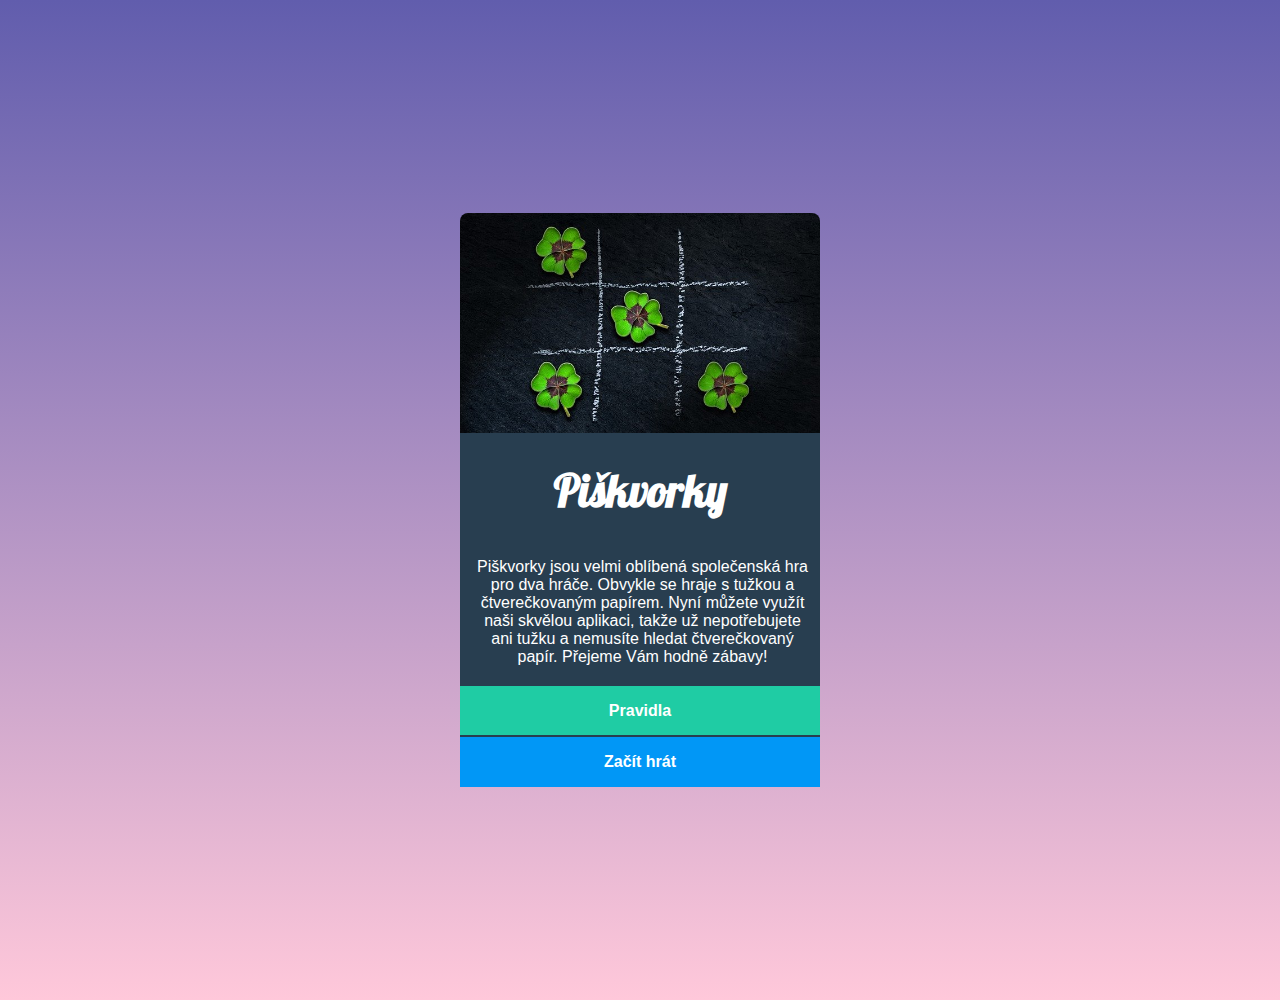
<file: index.html>
<!DOCTYPE html>
<html lang="en">
  <head>
    <meta charset="UTF-8" />
    <meta http-equiv="X-UA-Compatible" content="IE=edge" />
    <meta name="viewport" content="width=device-width, initial-scale=1.0" />
    <title>Piskvorky</title>

    <link rel="preconnect" href="https://fonts.gstatic.com" />
    <link
      href="https://fonts.googleapis.com/css2?family=Lobster&display=swap"
      rel="stylesheet"
    />
    <link rel="stylesheet" href="style.css" />
  </head>

  <body>
    <div class="uvodniStrana">
      <!-- hlavička stránky s obrazkem čtyřlístku -->

      <img class="uvodni-obr" src="uvodni.jpg" alt="obrazek se ctyrlistky" />

      <!-- Hlavní nadpis a povídání o piškvorkách-->
      <div class="txt">
        <h1>Piškvorky</h1>
        <p>
          Piškvorky jsou velmi oblíbená společenská hra pro dva hráče. Obvykle
          se hraje s tužkou a čtverečkovaným papírem. Nyní můžete využít naši
          skvělou aplikaci, takže už nepotřebujete ani tužku a nemusíte hledat
          čtverečkovaný papír. Přejeme Vám hodně zábavy!
        </p>
      </div>

      <div class="butto">
        <!-- tlačítko pravidla -->
        <a class="butto btn1" href="pravidla.html">Pravidla</a>
      </div>

      <div class="butto">
        <!-- tlačítko začít hrát -->
        <a class="butto btn2" href="hra.html">Začít hrát</a>
      </div>
    </div>
  </body>
</html>
</file>
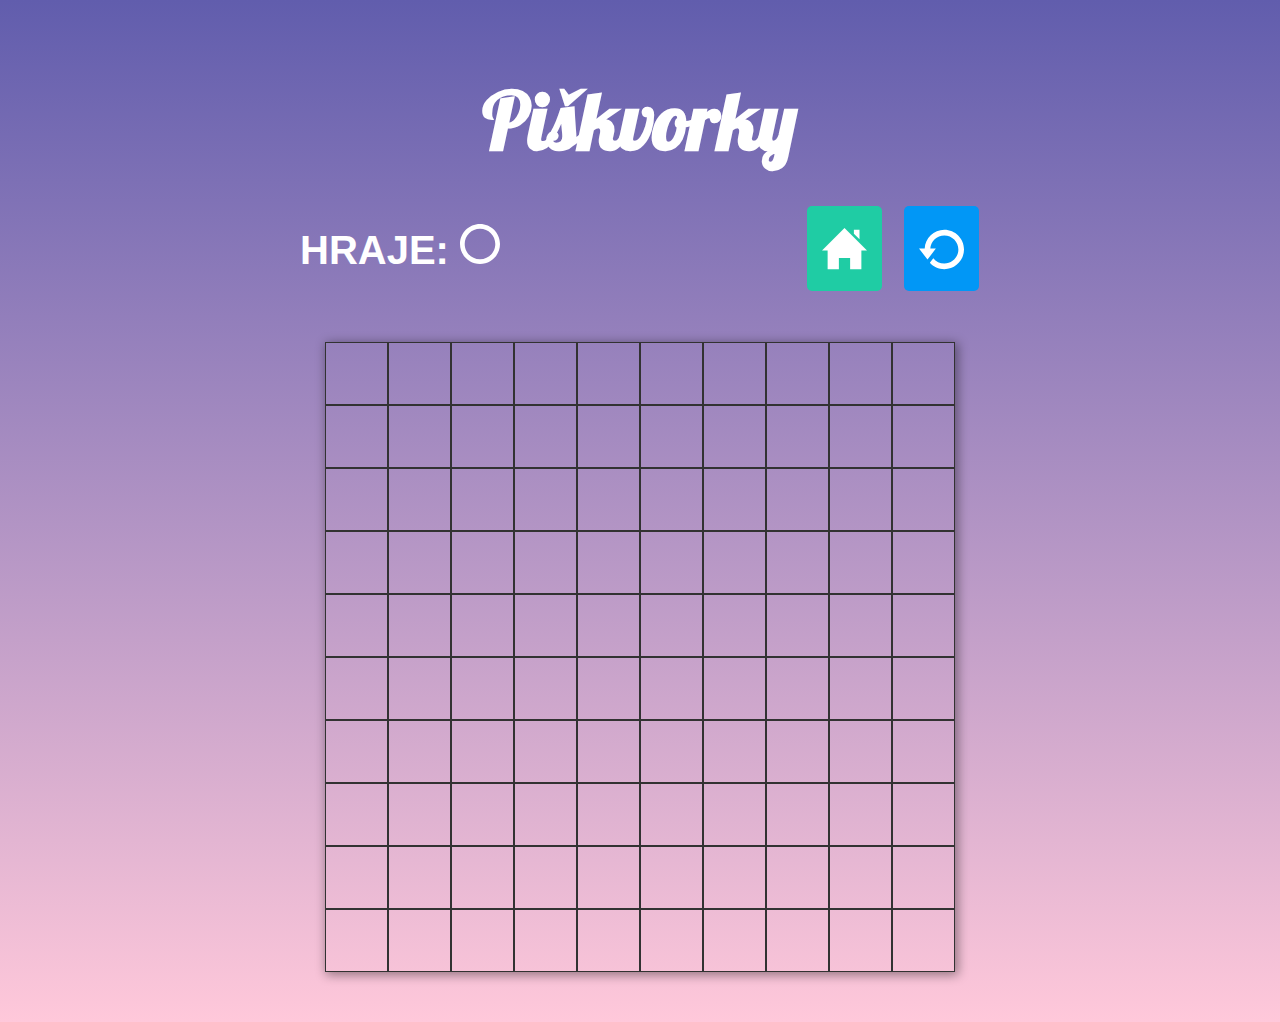
<file: hra.html>
<!DOCTYPE html>
<html lang="en">
  <head>
    <meta charset="UTF-8" />
    <meta http-equiv="X-UA-Compatible" content="IE=edge" />
    <meta name="viewport" content="width=device-width, initial-scale=1.0" />
    <title>hra</title>

    <link rel="preconnect" href="https://fonts.gstatic.com" />
    <link
      href="https://fonts.googleapis.com/css2?family=Lobster&display=swap"
      rel="stylesheet"
    />

    <link rel="stylesheet" href="style.css" />
  </head>
  <body>
    <div class="herniPlan">
      <div class="game">
        <div class="panel">
          <div class="nadpis">Piškvorky</div>
          <span class="slovo"
            >HRAJE:
            <img class="kolo" src="circle.svg" alt="kolečko" />
          </span>

          <div class="motivy">
            <div class="motiv_domecek">
              <a class="dum" href="index.html"
                ><img class="domek" src="home.svg" alt="domek"
              /></a>
            </div>
            <div class="motiv_zpet">
              <a class="znovu" href="hra.html"
                ><img class="zpet" src="restart.svg" alt="zpet"
              /></a>
            </div>
          </div>
        </div>
      </div>

      <div class="mrizka">
        <button class="butKlik"></button>
        <button class="butKlik"></button>
        <button class="butKlik"></button>
        <button class="butKlik"></button>
        <button class="butKlik"></button>
        <button class="butKlik"></button>
        <button class="butKlik"></button>
        <button class="butKlik"></button>
        <button class="butKlik"></button>
        <button class="butKlik"></button>
        <button class="butKlik"></button>
        <button class="butKlik"></button>
        <button class="butKlik"></button>
        <button class="butKlik"></button>
        <button class="butKlik"></button>
        <button class="butKlik"></button>
        <button class="butKlik"></button>
        <button class="butKlik"></button>
        <button class="butKlik"></button>
        <button class="butKlik"></button>
        <button class="butKlik"></button>
        <button class="butKlik"></button>
        <button class="butKlik"></button>
        <button class="butKlik"></button>
        <button class="butKlik"></button>
        <button class="butKlik"></button>
        <button class="butKlik"></button>
        <button class="butKlik"></button>
        <button class="butKlik"></button>
        <button class="butKlik"></button>
        <button class="butKlik"></button>
        <button class="butKlik"></button>
        <button class="butKlik"></button>
        <button class="butKlik"></button>
        <button class="butKlik"></button>
        <button class="butKlik"></button>
        <button class="butKlik"></button>
        <button class="butKlik"></button>
        <button class="butKlik"></button>
        <button class="butKlik"></button>
        <button class="butKlik"></button>
        <button class="butKlik"></button>
        <button class="butKlik"></button>
        <button class="butKlik"></button>
        <button class="butKlik"></button>
        <button class="butKlik"></button>
        <button class="butKlik"></button>
        <button class="butKlik"></button>
        <button class="butKlik"></button>
        <button class="butKlik"></button>
        <button class="butKlik"></button>
        <button class="butKlik"></button>
        <button class="butKlik"></button>
        <button class="butKlik"></button>
        <button class="butKlik"></button>
        <button class="butKlik"></button>
        <button class="butKlik"></button>
        <button class="butKlik"></button>
        <button class="butKlik"></button>
        <button class="butKlik"></button>
        <button class="butKlik"></button>
        <button class="butKlik"></button>
        <button class="butKlik"></button>
        <button class="butKlik"></button>
        <button class="butKlik"></button>
        <button class="butKlik"></button>
        <button class="butKlik"></button>
        <button class="butKlik"></button>
        <button class="butKlik"></button>
        <button class="butKlik"></button>
        <button class="butKlik"></button>
        <button class="butKlik"></button>
        <button class="butKlik"></button>
        <button class="butKlik"></button>
        <button class="butKlik"></button>
        <button class="butKlik"></button>
        <button class="butKlik"></button>
        <button class="butKlik"></button>
        <button class="butKlik"></button>
        <button class="butKlik"></button>
        <button class="butKlik"></button>
        <button class="butKlik"></button>
        <button class="butKlik"></button>
        <button class="butKlik"></button>
        <button class="butKlik"></button>
        <button class="butKlik"></button>
        <button class="butKlik"></button>
        <button class="butKlik"></button>
        <button class="butKlik"></button>
        <button class="butKlik"></button>
        <button class="butKlik"></button>
        <button class="butKlik"></button>
        <button class="butKlik"></button>
        <button class="butKlik"></button>
        <button class="butKlik"></button>
        <button class="butKlik"></button>
        <button class="butKlik"></button>
        <button class="butKlik"></button>
        <button class="butKlik"></button>
        <button class="butKlik"></button>
      </div>
    </div>

    <script src="hra.js"></script>
  </body>
</html>
</file>
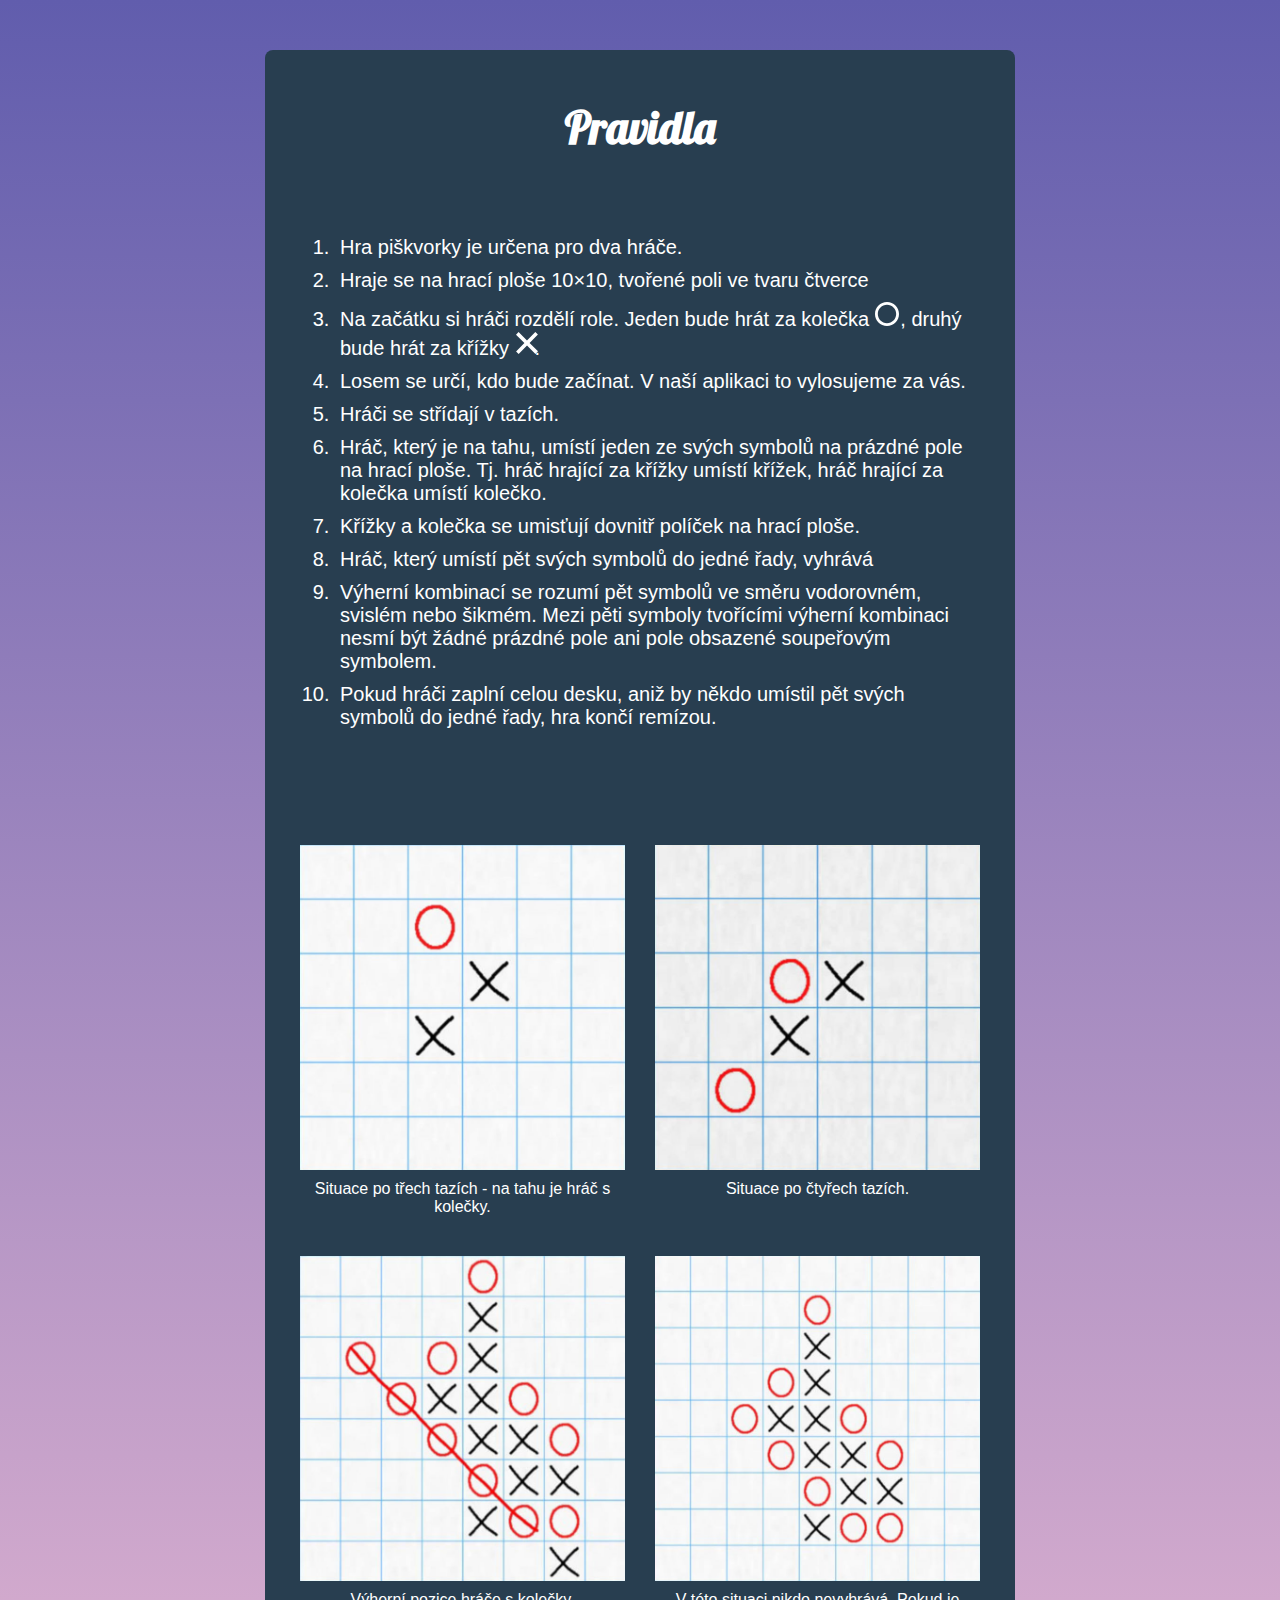
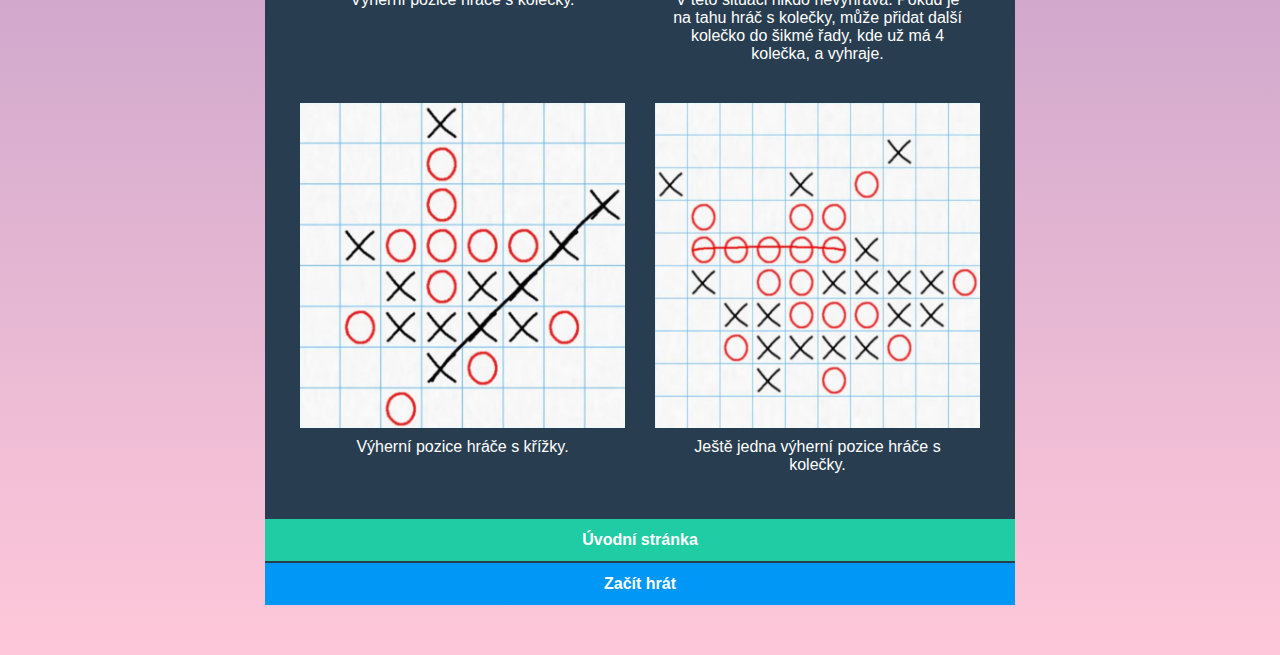
<file: pravidla.html>
<!DOCTYPE html>
<html lang="en">
  <head>
    <meta charset="UTF-8" />
    <meta http-equiv="X-UA-Compatible" content="IE=edge" />
    <meta name="viewport" content="width=device-width, initial-scale=1.0" />
    <title>Pravidla</title>
    <link rel="preconnect" href="https://fonts.gstatic.com" />
    <link
      href="https://fonts.googleapis.com/css2?family=Lobster&display=swap"
      rel="stylesheet"
    />
    <link rel="stylesheet" href="style.css" />
  </head>
  <body>
    <!-- Stránka "Pravidla"-->
    <div class="kontejner">
      <div class="povidani">
        <div class="rule">
          <h1>Pravidla</h1>
        </div>

        <div class="textKpravidlum">
          <ol>
            <li class="bod">Hra piškvorky je určena pro dva hráče.</li>
            <li class="bod">
              Hraje se na hrací ploše 10×10, tvořené poli ve tvaru čtverce
            </li>
            <li class="bod">
              Na začátku si hráči rozdělí role. Jeden bude hrát za kolečka
              <span class="kolecko">
                <img src="circle.svg" alt="kolečko" />
              </span>
              , druhý bude hrát za křížky
              <span class="krizek"> <img src="cross.svg" alt="křížek" /> </span
              >.
            </li>
            <li class="bod">
              Losem se určí, kdo bude začínat. V naší aplikaci to vylosujeme za
              vás.
            </li>
            <li class="bod">Hráči se střídají v tazích.</li>
            <li class="bod">
              Hráč, který je na tahu, umístí jeden ze svých symbolů na prázdné
              pole na hrací ploše. Tj. hráč hrající za křížky umístí křížek,
              hráč hrající za kolečka umístí kolečko.
            </li>
            <li class="bod">
              Křížky a kolečka se umisťují dovnitř políček na hrací ploše.
            </li>
            <li class="bod">
              Hráč, který umístí pět svých symbolů do jedné řady, vyhrává
            </li>
            <li class="bod">
              Výherní kombinací se rozumí pět symbolů ve směru vodorovném,
              svislém nebo šikmém. Mezi pěti symboly tvořícími výherní kombinaci
              nesmí být žádné prázdné pole ani pole obsazené soupeřovým
              symbolem.
            </li>
            <li class="bod">
              Pokud hráči zaplní celou desku, aniž by někdo umístil pět svých
              symbolů do jedné řady, hra končí remízou.
            </li>
          </ol>
        </div>
      </div>

      <div class="instrukcePravidla">
        <figure class="instructions">
          <img src="instructions-01.jpg" alt="první instrukce" />
          <figcaption>
            Situace po třech tazích - na tahu je hráč s kolečky.
          </figcaption>
        </figure>

        <figure class="instructions">
          <img src="instructions-02.jpg" alt="druhá instrukce" />
          <figcaption>Situace po čtyřech tazích.</figcaption>
        </figure>

        <figure class="instructions">
          <img src="instructions-03.jpg" alt="třetí instrukce" />
          <figcaption>Výherní pozice hráče s kolečky.</figcaption>
        </figure>

        <figure class="instructions">
          <img src="instructions-04.jpg" alt="čtvrtá instrukce" />
          <figcaption>
            V této situaci nikdo nevyhrává. Pokud je na tahu hráč s kolečky,
            může přidat další kolečko do šikmé řady, kde už má 4 kolečka, a
            vyhraje.
          </figcaption>
        </figure>

        <figure class="instructions">
          <img src="instructions-05.jpg" alt="pátá instrukce" />
          <figcaption>Výherní pozice hráče s křížky.</figcaption>
        </figure>

        <figure class="instructions">
          <img src="instructions-06.jpg" alt="šestá instrukce" />
          <figcaption>Ještě jedna výherní pozice hráče s kolečky.</figcaption>
        </figure>
      </div>

      <div class="buttons">
        <!-- tlačítko pravidla -->
        <a class="buttons btnUvod" href="index.html">Úvodní stránka</a>
      </div>
      <!-- tlačítko začít hrát z pravidel -->
      <div class="buttons">
        <a class="buttons btnPra" href="hra.html">Začít hrát</a>
      </div>
    </div>
  </body>
</html>
</file>
<file: style.css>
body {
  background-image: linear-gradient(#615dad, #ffc8da);
  min-height: 100vh;
  margin: 0;
  padding: 50px;
     }

.uvodniStrana {
  display: flex;
  flex-direction: column;
  text-align: center;
  color: #ffffff;
  font-family: sans-serif;
  min-height: 100vh;
  align-items: center;
  justify-content: center;
  }

  .txt,
  .p {
    width: 360px
    }

.uvodni-obr {
  width: 360px;
  box-sizing: border-box;
  border-radius: 8px 8px 0 0;
}
/*font-size: 16px;
  align-items: center;
  
  line-height: 1.5;
  max-width: 365px;
  margin: 65px auto;
.obrazek {
  display: flex;*/
}

img {
  width: 100%;
}

h1 {
  font-family: 'Lobster', cursive;
  font-size: 44px;
  background-color: #283e50;
  padding: 30px 0px;
  margin: 0;
}

p {
  background-color: #283e50;
  padding: 10px 10px 20px 15px;
  margin: 0;
}

.butto {
  font-weight: bold;
  color: #ffffff;
  text-decoration: none;
  line-height: 1.6;
  display: block ;
  width: 360px;
}

.btn1 {
  background-color: #1fcca4;
  padding: 12px 0 12px 0;
  }

.btn2 {
  background-color: #0197f6;
  padding: 12px 0 12px 0;
  border-top: 2px solid;
  border-color: #283e50;
}

.butto .btn1:hover,
.butto .btn1:focus,
.butto .btn1:active {
  background-color: #1cbb96;
}

.butto .btn2:hover,
.butto .btn2:focus,
.butto .btn2:active {
  background-color: #0090e9;
}

/* styl pro stránku pravidla*/

.kontejner {
  display: flex;
  flex-direction: column;
  align-items: center;
  text-align: center;
  background-color: #283e50;
  border-radius: 8px 8px 0 0;
  font-family: sans-serif;
  color: #ffffff;
  margin: auto;
}

.povidani {
margin-top: 20px;
margin-bottom: 30px;
border-radius: 8px 8px 0 0;
}


.textKpravidlum {
  text-align: start;
  margin: 10px;
  padding: 20px;
}

.bod {
  padding: 5px;
  font-size: 20px;
}

.img {
width: 100%;
}

.kolecko {
  width: 1em;
  height: 1em;
  display: inline-block;
  filter: invert(100%);
}

.krizek {
  width: 1em;
  height: 1em;
  display: inline-block;
  filter: invert(100%);
}


.instrukcePravidla {
  display: flex;
  flex-wrap: wrap;
  justify-content: space-between;
 margin: 20px;
 width: auto;
}

figure.instructions {
 width: 100%;
}

*, :after, :before {
  box-sizing: border-box;
}

.instrukcePravidla figure img{
   display: flex;
  width: 100%;
}


figcaption {
  text-align: center;
  padding: 10px;
 }

.buttons {
  display: flex;
  text-align: center;
  font-weight: bold;  
  justify-content: center;
  text-decoration: none;
  width: 100%;
  color: #ffffff;
}

.btnUvod {
  background-color: #1fcca4;
  padding: 12px 0 12px 0;
  width: 100%;
}

.btnPra {
  background-color: #0197f6;
  padding: 12px 0 12px 0;
  border-top: 2px solid;
  border-color: #283e50;
  width: 100%;
}

.buttons .btnUvod:hover,
.buttons .btnUvod:focus,
.buttons .btnUvod:active {
  background-color: #1cbb96;
}

.buttons .btnPra:hover,
.buttons .btnPra:focus,
.buttons .btnPra:active {
  background-color: #0090e9;
}

@media screen and (min-width: 800px) {
  .kontejner,
  .rule,
  .povidani {
    width: 750px;
    }
  figure.instructions {
      margin: 15px;
      width: calc(50% - 30px);
    }
  
  .buttons {
    width: 100%;
  }

  .bodypravidla,
  .povidani {
       width: 750px;
  }
}

/*flex-basis: calc((100% - 20px) / 2);
flex-wrap: nth-child(2n+1);
width: calc(50% - 30px);*/


/*stranka hra - mřížka*/

.herniPlan {
  display: flex;
  flex-direction: column;
  align-items: center;
   min-height: 100vh;
   width: 100%;
}

.game {
  max-width: 80vmin;
  font-family:sans-serif;
  font-weight: bold;
  font-size: 80px;
  text-align: center;
  color: #ffffff;
  padding: 20px ;
}

.panel {
  display: flex;
  flex-wrap: wrap;
  align-items: center;
  justify-content: space-between;
  }

.nadpis {
  font-family:'Lobster', cursive;;
  min-width: 100%;
  padding: 0;
  margin: 0;
  margin-bottom: 30px;
}

.slovo {
  font-size: 40px;
  }

.kolo {
  filter: invert(100%);
  width: 1em;
  height: 1em;
}


.motivy {
  padding: 1px;
  line-height:0;
}
.dum,
.znovu {
  display: flex;
  padding: 15px;
  margin-top: 5px;
  margin-bottom: 5px;
}

.motiv_domecek,
.motiv_zpet {
  display: inline-block;
  border-radius: 5px;
  margin: 5px 0;
}
.zpet,
.domek {
  width:45px;
}

.motiv_domecek {
  background-color: #1fcca4 ;
}

.motivy .motiv_domecek:hover,
.motivy .motiv_domecek:focus,
.motivy .motiv_domecek:active {
  background-color: #1cbb96;
}

.motiv_zpet {
  background-color: #0197f6;
}

.motivy .motiv_zpet:hover,
.motivy .motiv_zpet:focus,
.motivy .motiv_zpet:active {
  background-color: #0090e9;
}

.mrizka {
  display: flex;
  flex-wrap: wrap;
  width: 70vmin;
  height: 70vmin;
  margin-top: 25px;
  box-shadow: 2px 2px 10px 1px rgb(0 0 0 /40%);
}

.butKlik {
  background-color: transparent;
  transition: background-size 0.25s;
  background-size: 0%;
}

button {
  width: 10%;
  border: 1px solid rgb(50, 50,50);
  background-color: rgba(270, 270, 270, 0.3);
  padding: 0;
}


.butKlik:hover,
.butKlik:focus,
.butKlik:active {
background-color: rgba(245, 245, 245, 0.6);}


/*čast pro hru k javě*/

.sachovnice--circle {
  background-image: url('circle.svg');
  background-repeat:no-repeat;
  background-size: 75%;
  background-position-x: center;
  background-position-y: center;
}

.sachovnice--cross {
  background-image: url('cross.svg');
  background-repeat:no-repeat;
  background-size: 75%;
  background-position-x: center;
  background-position-y: center;
}
</file>
